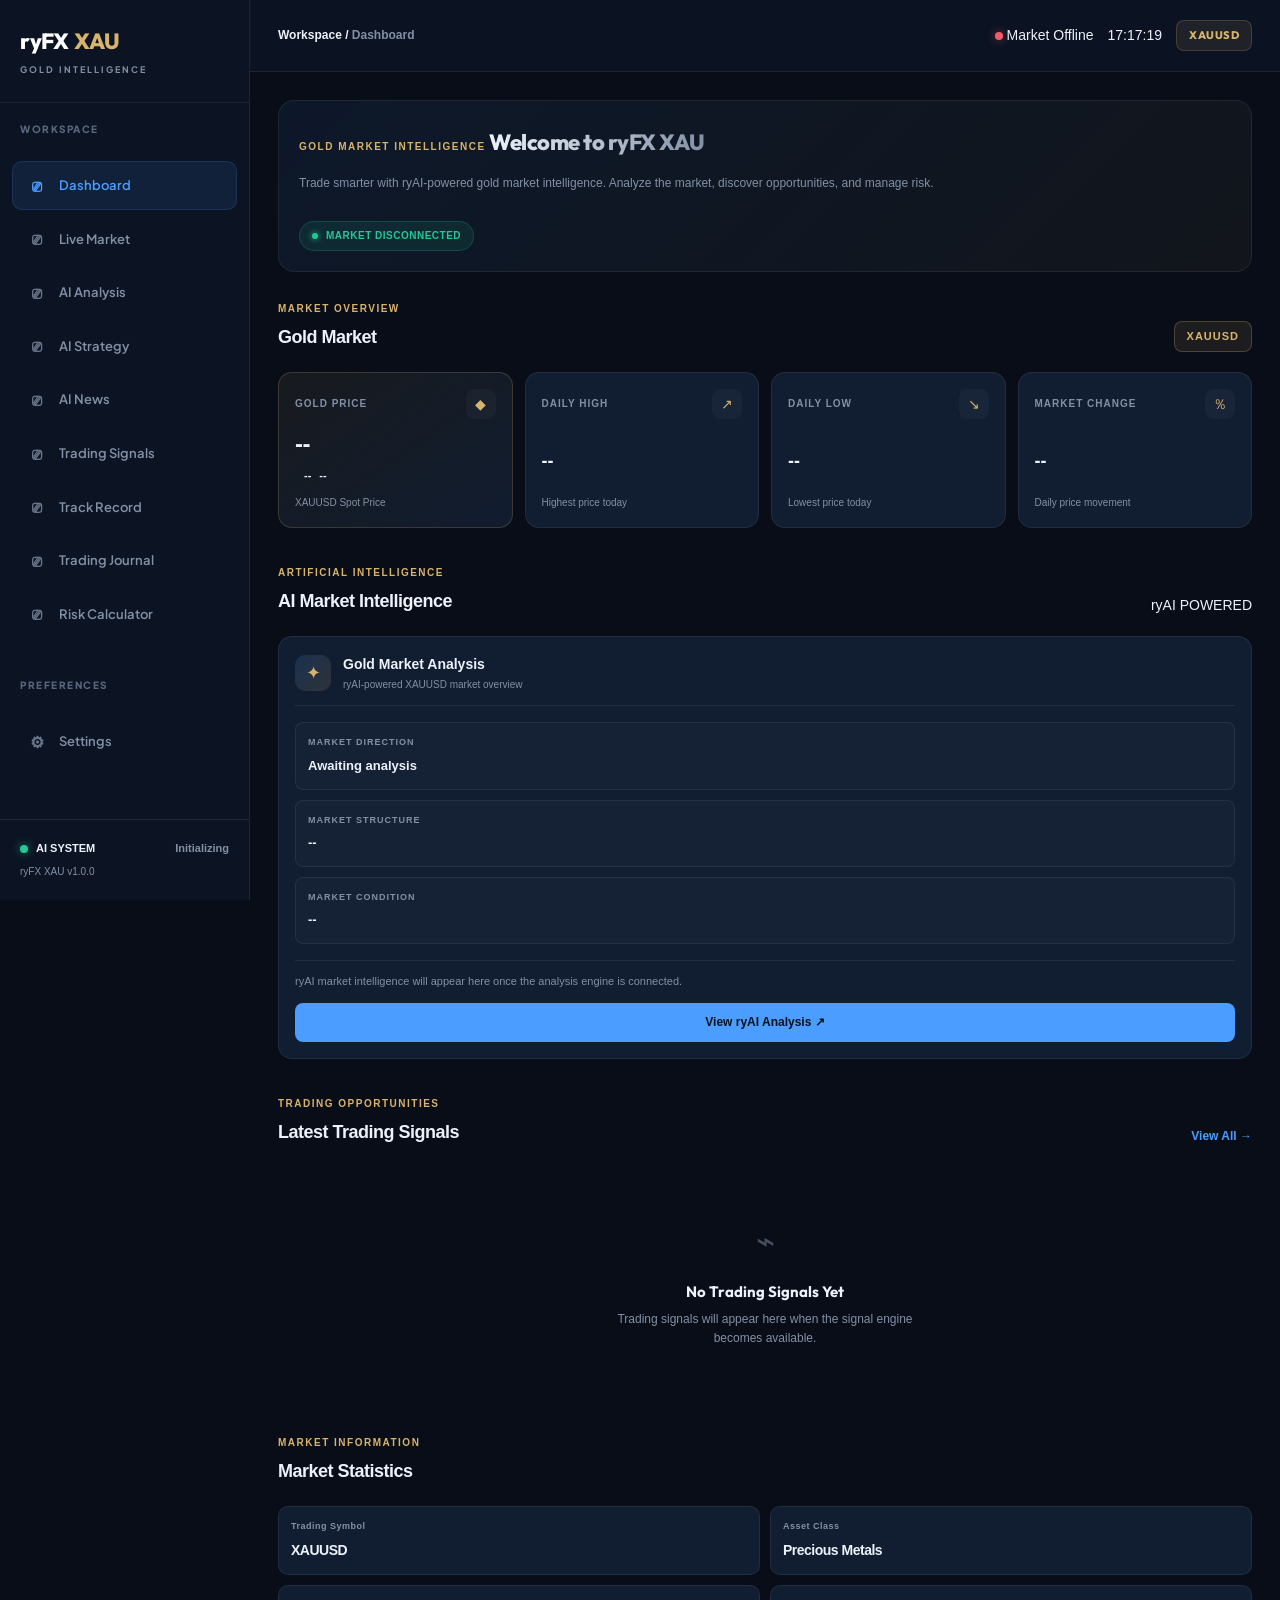
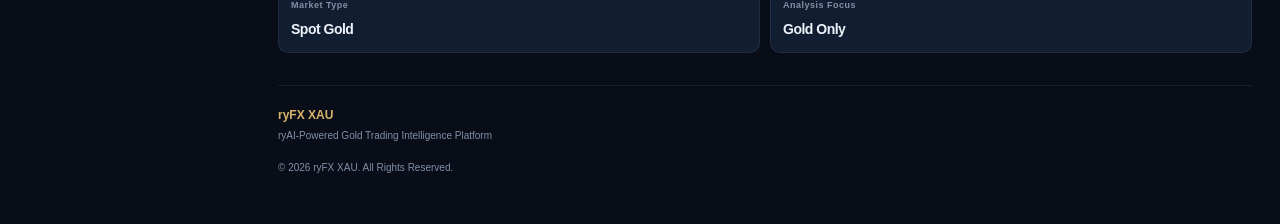
<file: frontend/index.html>
<!DOCTYPE html>
<html lang="en">

<head>
    <meta charset="UTF-8">
    <meta name="viewport" content="width=device-width, initial-scale=1.0">

    <title>ryFX XAU | Gold Market Intelligence</title>

    <meta name="description" content="ryFX XAU - AI Powered Gold Trading Intelligence Platform">
    <meta name="theme-color" content="#080D18">
    

    <!-- FAVICON -->
    <link rel="icon" href="assets/images/favicon.png">

    <!-- GOOGLE FONTS -->
    <link rel="preconnect" href="https://fonts.googleapis.com">
    <link rel="preconnect" href="https://fonts.gstatic.com" crossorigin>

    <link href="https://fonts.googleapis.com/css2?family=Plus+Jakarta+Sans:wght@400;500;600;700;800&family=Outfit:wght@500;600;700;800&display=swap" rel="stylesheet">

    <!-- CSS -->
    <link rel="stylesheet" href="css/style.css">
    <link rel="stylesheet" href="css/dashboard.css">
    <link rel="stylesheet" href="css/components.css">
    <link rel="stylesheet" href="css/chart.css">
    <link rel="stylesheet" href="css/pages.css">
    <link rel="stylesheet" href="css/responsive.css">

</head>

<body>

    <!-- WEBSITE APPLICATION -->
    <div id="app">

        <!-- WEBSITE CONTENT WILL BE RENDERED HERE -->

    </div>

    <!-- JAVASCRIPT -->
    <script src="js/config.js"></script>
    <script src="js/app.js"></script>
    <script src="js/navigation.js"></script>
    <script src="js/market.js"></script>
    <script src="js/chart.js"></script>
    <script src="js/analysis.js"></script>
    <script src="js/signals.js"></script>
    <script src="js/news.js"></script>
    <script src="js/grokbot.js"></script>
    <script src="js/notifications.js"></script>

</body>
</html>
</file>
<file: frontend/css/style.css>
/* =========================================
   ryFX XAU — MAIN STYLE
========================================= */

* {
    margin: 0;
    padding: 0;
    box-sizing: border-box;
}

html {
    scroll-behavior: smooth;
}

body {
    font-family: 'Inter', sans-serif;
    background: #080D18;
    color: #EDF2FA;
    font-size: 14px;
    line-height: 1.6;
    overflow-x: hidden;
}

/* COLOR SYSTEM */
:root {
    --bg: #080D18;
    --sidebar: #0C1424;
    --card: #111D30;
    --card-hover: #16243A;
    --blue: #4B9DFF;
    --gold: #D8B36B;
    --text: #EDF2FA;
    --muted: #8290A5;
    --green: #22C997;
    --red: #F05B68;
    --border: rgba(255, 255, 255, 0.07);
    --radius: 14px;
    --sidebar-width: 250px;
    --topbar-height: 72px;
}

a { color: inherit; text-decoration: none; }
button, input, select, textarea { font: inherit; }
button { cursor: pointer; border: none; outline: none; }
img { max-width: 100%; display: block; }

#app { min-height: 100vh; width: 100%; }
.app-layout { display: flex; min-height: 100vh; width: 100%; background: var(--bg); }
.main-layout { flex: 1; min-width: 0; margin-left: var(--sidebar-width); padding-top: var(--topbar-height); display: flex; flex-direction: column; }
.page-content { flex: 1; width: 100%; padding: 28px; min-width: 0; }

.sidebar {
    position: fixed; top: 0; left: 0; bottom: 0; width: var(--sidebar-width); height: 100vh;
    z-index: 2000; overflow-y: auto; background: var(--sidebar); border-right: 1px solid var(--border);
    display: flex; flex-direction: column; transition: transform 0.3s ease;
}

.topbar {
    position: fixed; top: 0; left: var(--sidebar-width); right: 0; z-index: 900; min-height: var(--topbar-height);
    padding: 0 28px; display: flex; align-items: center; justify-content: space-between; gap: 18px;
    background: rgba(12, 20, 36, 0.92); border-bottom: 1px solid var(--border);
    backdrop-filter: blur(14px); -webkit-backdrop-filter: blur(14px);
}

.mobile-menu-btn {
    display: none; align-items: center; justify-content: center; width: 40px; height: 40px;
    border-radius: 9px; background: var(--card); color: var(--text); border: 1px solid var(--border); font-size: 20px;
}

.sidebar-overlay { display: none; }

@media (max-width: 900px) {
    .main-layout { margin-left: 0; padding-top: var(--topbar-height); }
    .sidebar { transform: translateX(-100%); z-index: 9999; width: 270px; }
    .sidebar.open { transform: translateX(0); }
    .sidebar-overlay { position: fixed; inset: 0; z-index: 9998; background: rgba(0, 0, 0, 0.6); opacity: 0; visibility: hidden; display: block; transition: 0.3s ease; }
    .sidebar-overlay.active { opacity: 1; visibility: visible; }
    .mobile-menu-btn { display: inline-flex; }
    .topbar { left: 0; z-index: 100; padding: 0 18px; backdrop-filter: none !important; -webkit-backdrop-filter: none !important; background: #0C1424 !important; }
    .page-content { padding: 22px 18px; }
}
</file>
<file: frontend/css/dashboard.css>
/* =========================================
   ryFX XAU — DASHBOARD LAYOUT
========================================= */

/* MAIN LAYOUT */

.dashboard-layout {
    display: flex;
    min-height: 100vh;
    width: 100%;
    background: var(--bg);
}

/* SIDEBAR */

.sidebar {
    width: 250px;
    min-width: 250px;
    height: 100vh;
    position: fixed;
    top: 0;
    left: 0;
    display: flex;
    flex-direction: column;
    background: var(--sidebar);
    border-right: 1px solid var(--border);
    padding: 0; /* Padding dipindah ke dalam brand & nav agar full-width */
    z-index: 100;
    overflow-y: auto;
}

/* SIDEBAR MENU */

.sidebar-menu {
    margin-top: 10px;
    padding: 0 12px;
}

.menu-label {
    color: #58677D;
    font-family: 'Plus Jakarta Sans', sans-serif;
    font-size: 10px;
    font-weight: 800;
    letter-spacing: 1.8px;
    padding: 0 12px;
    margin: 24px 0 10px;
    text-transform: uppercase;
}

.menu-item {
    display: flex;
    align-items: center;
    gap: 13px;
    padding: 12px 16px;
    margin-bottom: 6px;
    border-radius: 12px;
    color: var(--muted);
    font-family: 'Plus Jakarta Sans', sans-serif;
    font-size: 13px;
    font-weight: 600;
    transition: all 0.3s ease;
    border: 1px solid transparent;
}

.menu-item:hover {
    background: rgba(255, 255, 255, 0.03);
    color: var(--text);
    transform: translateX(4px);
}

.menu-item.active {
    background: linear-gradient(90deg, rgba(75, 157, 255, 0.15) 0%, rgba(75, 157, 255, 0.05) 100%);
    color: var(--blue);
    border: 1px solid rgba(75, 157, 255, 0.2);
    box-shadow: 0 4px 15px rgba(75, 157, 255, 0.05);
}

.menu-icon {
    width: 20px;
    text-align: center;
    font-size: 16px;
    opacity: 0.8;
}

.menu-item.active .menu-icon {
    opacity: 1;
}

/* SIDEBAR FOOTER */

.sidebar-footer {
    margin-top: auto;
    padding: 20px 24px;
    border-top: 1px solid var(--border);
}

.sidebar-footer p {
    color: var(--muted);
    font-size: 11px;
    line-height: 1.7;
}

/* MAIN CONTENT */

.main-content {
    width: calc(100% - 250px);
    min-height: 100vh;
    margin-left: 250px;
    padding: 25px 30px;
}

/* TOP HEADER */

.top-header {
    display: flex;
    align-items: center;
    justify-content: space-between;
    gap: 15px;
    margin-bottom: 30px;
}

.breadcrumb {
    color: var(--muted);
    font-size: 12px;
    font-weight: 500;
}

.breadcrumb span {
    color: var(--text);
    font-weight: 600;
}

.header-actions {
    display: flex;
    align-items: center;
    gap: 15px;
}

.header-status {
    display: flex;
    align-items: center;
    gap: 7px;
    color: var(--green);
    font-size: 11px;
    font-weight: 700;
}

.status-dot {
    width: 8px;
    height: 8px;
    background: var(--green);
    border-radius: 50%;
    box-shadow: 0 0 10px rgba(34, 201, 151, 0.6);
}

/* WELCOME SECTION */

.welcome-section {
    margin-bottom: 30px;
}

.welcome-section h1 {
    font-family: 'Outfit', sans-serif;
    font-size: 28px;
    font-weight: 800;
    letter-spacing: -0.8px;
    background: linear-gradient(to right, #EDF2FA, #8290A5);
    -webkit-background-clip: text;
    -webkit-text-fill-color: transparent;
    display: inline-block;
}

.welcome-section p {
    color: var(--muted);
    font-size: 13px;
    margin-top: 6px;
    max-width: 600px;
}

/* STATISTICS GRID */

.stats-grid {
    display: grid;
    grid-template-columns: repeat(4, minmax(0, 1fr));
    gap: 16px;
    margin-bottom: 22px;
}

.stat-card {
    background: var(--card);
    border: 1px solid var(--border);
    border-radius: var(--radius);
    padding: 22px;
    min-width: 0;
    transition: all 0.3s ease;
}

.stat-card:hover {
    background: var(--card-hover);
    transform: translateY(-3px);
    border-color: rgba(75, 157, 255, 0.2);
}

.stat-label {
    color: var(--muted);
    font-size: 10px;
    font-weight: 700;
    letter-spacing: 1px;
    text-transform: uppercase;
}

.stat-value {
    font-family: 'Outfit', sans-serif;
    font-size: 26px;
    font-weight: 800;
    margin-top: 10px;
    letter-spacing: -0.5px;
}

.stat-change {
    font-size: 11px;
    margin-top: 8px;
}

/* DASHBOARD GRID */

.dashboard-grid {
    display: grid;
    grid-template-columns: minmax(0, 1.7fr) minmax(260px, 1fr);
    gap: 18px;
    margin-bottom: 20px;
}

.dashboard-column {
    display: flex;
    flex-direction: column;
    gap: 18px;
}

/* PANEL HEADER */

.panel-header {
    display: flex;
    align-items: center;
    justify-content: space-between;
    gap: 12px;
    margin-bottom: 18px;
}

.panel-header h2 {
    font-family: 'Outfit', sans-serif;
    font-size: 16px;
    font-weight: 700;
}

.panel-subtitle {
    color: var(--muted);
    font-size: 11px;
    margin-top: 3px;
}

/* MOBILE MENU BUTTON */

.mobile-menu-btn {
    display: none;
    width: 38px;
    height: 38px;
    align-items: center;
    justify-content: center;
    background: var(--card);
    border: 1px solid var(--border);
    color: var(--text);
    border-radius: 10px;
    font-size: 18px;
}

/* OVERLAY */

.sidebar-overlay {
    display: none;
}

/* RESPONSIVE */

@media (max-width: 1200px) {
    .stats-grid {
        grid-template-columns: repeat(2, minmax(0, 1fr));
    }
}

@media (max-width: 900px) {
    .sidebar {
        transform: translateX(-100%);
        transition: transform 0.3s ease;
    }

    .sidebar.open {
        transform: translateX(0);
    }

    .main-content {
        width: 100%;
        margin-left: 0;
        padding: 22px;
    }

    .mobile-menu-btn {
        display: flex;
    }

    .sidebar-overlay.active {
        display: block;
        position: fixed;
        inset: 0;
        background: rgba(0, 0, 0, 0.6);
        z-index: 90;
    }

    .dashboard-grid {
        grid-template-columns: 1fr;
    }
}

@media (max-width: 600px) {
    .main-content {
        padding: 17px 14px;
    }

    .stats-grid {
        grid-template-columns: repeat(2, minmax(0, 1fr));
        gap: 10px;
    }

    .stat-card {
        padding: 16px;
    }

    .stat-value {
        font-size: 20px;
    }

    .welcome-section h1 {
        font-size: 24px;
    }

    .top-header {
        margin-bottom: 23px;
    }

    .header-status {
        font-size: 10px;
    }
}
</file>
<file: frontend/css/components.css>
/* =========================================
   ryFX XAU — PREMIUM UI COMPONENTS
========================================= */

/* =========================================
   CARDS
========================================= */

.card {
    background: var(--card);
    border: 1px solid var(--border);
    border-radius: var(--radius);
    padding: 20px;
    transition: all 0.3s ease;
}

.card:hover {
    border-color: rgba(75, 157, 255, 0.3);
    transform: translateY(-2px);
    box-shadow: 0 6px 20px rgba(0, 0, 0, 0.2);
}

.card-icon {
    width: 40px;
    height: 40px;
    display: flex;
    align-items: center;
    justify-content: center;
    border-radius: 11px;
    background: rgba(75, 157, 255, 0.1);
    color: var(--blue);
    font-size: 18px;
}

/* =========================================
   SIDEBAR BRAND & NAVIGATION
========================================= */

.sidebar-brand {
    display: flex;
    flex-direction: column;
    padding: 24px 20px;
    border-bottom: 1px solid var(--border);
}

.sidebar-brand .brand-logo {
    font-family: 'Outfit', sans-serif;
    font-size: 22px;
    font-weight: 800;
    letter-spacing: -0.5px;
    color: #fff;
    margin-bottom: 4px;
    display: flex;
    align-items: baseline;
    gap: 6px;
}

.sidebar-brand .brand-logo span {
    color: var(--gold);
}

.sidebar-brand .brand-description {
    font-family: 'Plus Jakarta Sans', sans-serif;
    font-size: 9px;
    font-weight: 700;
    letter-spacing: 2px;
    color: var(--muted);
    text-transform: uppercase;
}

/* =========================================
   SIDEBAR NAVIGATION
========================================= */

.sidebar-nav {
    flex: 1;
    padding: 16px 0;
}

.nav-section,
.sidebar-label {
    display: block;
    margin: 18px 20px 8px;
    color: #58677D;
    font-family: 'Plus Jakarta Sans', sans-serif;
    font-size: 10px;
    font-weight: 800;
    letter-spacing: 1.5px;
    text-transform: uppercase;
}

.nav-item,
.menu-item {
    width: calc(100% - 24px);
    margin: 0 12px 4px;
    display: flex;
    align-items: center;
    gap: 12px;
    padding: 11px 14px;
    border-radius: 10px;
    background: transparent;
    color: var(--muted);
    font-family: 'Plus Jakarta Sans', sans-serif;
    font-size: 13px;
    font-weight: 600;
    text-align: left;
    transition: all 0.2s ease;
    border: 1px solid transparent;
}

.nav-item:hover,
.menu-item:hover {
    background: rgba(255, 255, 255, 0.03);
    color: var(--text);
    transform: translateX(2px);
}

.nav-item.active,
.menu-item.active {
    background: rgba(75, 157, 255, 0.1);
    color: var(--blue);
    border: 1px solid rgba(75, 157, 255, 0.15);
}

.nav-item i,
.menu-item i,
.nav-icon {
    width: 20px;
    text-align: center;
    font-size: 16px;
    opacity: 0.8;
}

.nav-item.active i,
.nav-item.active .nav-icon {
    opacity: 1;
}

/* =========================================
   SIDEBAR FOOTER
========================================= */

.sidebar-footer {
    padding: 16px 20px;
    border-top: 1px solid var(--border);
    color: var(--muted);
    font-size: 11px;
}

/* =========================================
   TOPBAR COMPONENTS
========================================= */

.topbar-left,
.topbar-right {
    display: flex;
    align-items: center;
    gap: 14px;
}

.topbar-title {
    font-family: 'Outfit', sans-serif;
    font-size: 14px;
    font-weight: 700;
    color: var(--text);
}

.topbar-breadcrumb {
    color: var(--muted);
    font-family: 'Inter', sans-serif;
    font-size: 12px;
    font-weight: 500;
}

.topbar-symbol {
    padding: 6px 12px;
    background: rgba(216, 179, 107, 0.1);
    border: 1px solid rgba(216, 179, 107, 0.2);
    border-radius: 8px;
    color: var(--gold);
    font-family: 'Outfit', sans-serif;
    font-size: 11px;
    font-weight: 800;
    letter-spacing: 0.5px;
}

/* =========================================
   MARKET STATUS
========================================= */

.market-status {
    display: inline-flex;
    align-items: center;
    gap: 6px;
    padding: 6px 12px;
    border-radius: 20px;
    background: rgba(34, 201, 151, 0.1);
    border: 1px solid rgba(34, 201, 151, 0.15);
    color: var(--green);
    font-size: 11px;
    font-weight: 700;
}

.market-status.closed {
    background: rgba(240, 91, 104, 0.1);
    border-color: rgba(240, 91, 104, 0.15);
    color: var(--red);
}

.status-indicator {
    width: 8px;
    height: 8px;
    display: inline-block;
    border-radius: 50%;
    background: var(--green);
    box-shadow: 0 0 8px rgba(34, 201, 151, 0.6);
}

.status-indicator.offline {
    background: var(--red);
    box-shadow: 0 0 8px rgba(240, 91, 104, 0.5);
}

/* =========================================
   TRADING SIGNAL
========================================= */

.signal-card {
    background: var(--card);
    border: 1px solid var(--border);
    border-radius: var(--radius);
    padding: 20px;
    transition: all 0.3s ease;
}

.signal-card:hover {
    border-color: rgba(75, 157, 255, 0.3);
    box-shadow: 0 6px 20px rgba(0, 0, 0, 0.15);
}

.signal-direction {
    display: inline-flex;
    align-items: center;
    justify-content: center;
    min-width: 80px;
    padding: 6px 12px;
    border-radius: 8px;
    font-family: 'Outfit', sans-serif;
    font-size: 12px;
    font-weight: 800;
    letter-spacing: 0.5px;
}

.signal-buy {
    background: rgba(34, 201, 151, 0.12);
    color: var(--green);
    border: 1px solid rgba(34, 201, 151, 0.25);
}

.signal-sell {
    background: rgba(240, 91, 104, 0.12);
    color: var(--red);
    border: 1px solid rgba(240, 91, 104, 0.25);
}

.signal-wait {
    background: rgba(216, 179, 107, 0.12);
    color: var(--gold);
    border: 1px solid rgba(216, 179, 107, 0.25);
}

/* =========================================
   SIGNAL DETAILS
========================================= */

.signal-details {
    display: grid;
    grid-template-columns: repeat(2, minmax(0, 1fr));
    gap: 12px;
    margin-top: 16px;
}

.signal-detail {
    background: rgba(255, 255, 255, 0.02);
    border: 1px solid var(--border);
    border-radius: 10px;
    padding: 12px;
    min-width: 0;
}

.signal-detail span {
    display: block;
    color: var(--muted);
    font-size: 10px;
    font-weight: 700;
    letter-spacing: 1px;
    margin-bottom: 4px;
}

.signal-detail strong {
    font-family: 'Outfit', sans-serif;
    font-size: 14px;
    font-weight: 700;
    color: var(--text);
    overflow-wrap: anywhere;
}

/* =========================================
   TABLE
========================================= */

.table-wrapper {
    width: 100%;
    overflow-x: auto;
    border-radius: 10px;
    border: 1px solid var(--border);
}

.data-table {
    width: 100%;
    border-collapse: collapse;
    white-space: nowrap;
}

.data-table th {
    color: var(--muted);
    font-size: 10px;
    font-weight: 800;
    letter-spacing: 1px;
    text-align: left;
    padding: 14px 12px;
    background: rgba(255, 255, 255, 0.02);
    border-bottom: 1px solid var(--border);
}

.data-table td {
    color: var(--text);
    font-size: 12px;
    padding: 14px 12px;
    border-bottom: 1px solid var(--border);
}

.data-table tbody tr {
    transition: background 0.2s ease;
}

.data-table tbody tr:hover {
    background: rgba(255, 255, 255, 0.03);
}

.data-table tbody tr:last-child td {
    border-bottom: none;
}

/* =========================================
   PROGRESS BAR
========================================= */

.progress {
    width: 100%;
    height: 7px;
    overflow: hidden;
    background: rgba(255, 255, 255, 0.05);
    border-radius: 20px;
}

.progress-bar {
    height: 100%;
    width: 0;
    background: var(--blue);
    border-radius: inherit;
    transition: width 0.4s ease;
}

.progress-bar.gold {
    background: var(--gold);
}

.progress-bar.green {
    background: var(--green);
}

/* =========================================
   TABS
========================================= */

.tabs {
    display: flex;
    align-items: center;
    gap: 8px;
    overflow-x: auto;
    border-bottom: 1px solid var(--border);
    scrollbar-width: none;
}

.tabs::-webkit-scrollbar {
    display: none;
}

.tab {
    flex-shrink: 0;
    padding: 10px 16px;
    background: transparent;
    color: var(--muted);
    font-size: 12px;
    font-weight: 600;
    border-bottom: 2px solid transparent;
    transition: 0.2s ease;
}

.tab:hover {
    color: var(--text);
}

.tab.active {
    color: var(--blue);
    border-bottom-color: var(--blue);
}

/* =========================================
   NOTIFICATION
========================================= */

.notification {
    display: flex;
    align-items: flex-start;
    gap: 12px;
    padding: 14px;
    background: var(--card);
    border: 1px solid var(--border);
    border-radius: 10px;
}

.notification-icon {
    width: 34px;
    height: 34px;
    flex-shrink: 0;
    display: flex;
    align-items: center;
    justify-content: center;
    border-radius: 9px;
    background: rgba(75, 157, 255, 0.1);
    color: var(--blue);
}

.notification-content h4 {
    font-family: 'Outfit', sans-serif;
    font-size: 13px;
    margin-bottom: 4px;
}

.notification-content p {
    color: var(--muted);
    font-size: 11px;
}

/* =========================================
   EMPTY STATE
========================================= */

.empty-state {
    display: flex;
    flex-direction: column;
    align-items: center;
    justify-content: center;
    text-align: center;
    padding: 50px 20px;
}

.empty-state-icon {
    font-size: 32px;
    color: var(--muted);
    margin-bottom: 12px;
    opacity: 0.5;
}

.empty-state h3 {
    font-family: 'Outfit', sans-serif;
    font-size: 15px;
    margin-bottom: 6px;
}

.empty-state p {
    color: var(--muted);
    font-size: 12px;
    max-width: 300px;
}

/* =========================================
   DIVIDER, AVATAR, TOOLTIP
========================================= */

.divider {
    width: 100%;
    height: 1px;
    background: var(--border);
    margin: 20px 0;
}

.avatar {
    width: 36px;
    height: 36px;
    display: flex;
    align-items: center;
    justify-content: center;
    border-radius: 50%;
    background: rgba(75, 157, 255, 0.15);
    color: var(--blue);
    font-size: 12px;
    font-weight: 800;
}

.tooltip {
    position: relative;
    cursor: help;
}

.tooltip:hover::after {
    content: attr(data-tooltip);
    position: absolute;
    left: 50%;
    bottom: calc(100% + 8px);
    transform: translateX(-50%);
    background: #26354A;
    color: var(--text);
    padding: 6px 10px;
    border-radius: 6px;
    font-size: 10px;
    white-space: nowrap;
    z-index: 20;
    box-shadow: 0 4px 10px rgba(0,0,0,0.3);
}

/* =========================================
   RESPONSIVE
========================================= */

@media (max-width: 900px) {
    .topbar-left,
    .topbar-right {
        gap: 10px;
    }
}

@media (max-width: 600px) {
    .card,
    .signal-card {
        padding: 16px;
    }

    .signal-details {
        gap: 8px;
    }

    .signal-detail {
        padding: 10px;
    }

    .data-table th,
    .data-table td {
        padding: 12px 10px;
    }

    .topbar-symbol {
        padding: 5px 8px;
        font-size: 10px;
    }

    .topbar-breadcrumb {
        font-size: 10px;
    }
}

@media (max-width: 380px) {
    .signal-details {
        grid-template-columns: 1fr;
    }
}

/* SIDEBAR BOTTOM (AI STATUS & VERSION) */
.sidebar-bottom {
    padding: 20px; /* Memberi jarak dari tepi kiri */
    border-top: 1px solid var(--border);
    margin-top: auto;
}

.sidebar-status {
    display: flex;
    align-items: center;
    gap: 8px;
    font-size: 11px;
    color: var(--text);
    font-weight: 600;
    margin-bottom: 6px;
}

.sidebar-status .status-text {
    color: var(--muted);
    margin-left: auto; /* Mendorong teks "Initializing" ke kanan */
}

.sidebar-version {
    font-size: 10px;
    color: var(--muted);
    font-weight: 500;
}
</file>
<file: frontend/css/chart.css>
/* =========================================
   ryFX XAU — CHART & LIVE MARKET
========================================= */

/* MARKET CONTAINER */

.market-container {
    background: var(--card);
    border: 1px solid var(--border);
    border-radius: var(--radius);
    overflow: hidden;
}

/* MARKET HEADER */

.market-header {
    display: flex;
    align-items: center;
    justify-content: space-between;
    gap: 15px;
    padding: 20px;
    border-bottom: 1px solid var(--border);
}

.market-symbol {
    display: flex;
    align-items: center;
    gap: 12px;
}

.market-symbol-icon {
    width: 42px;
    height: 42px;
    display: flex;
    align-items: center;
    justify-content: center;
    background: rgba(216, 179, 107, 0.12);
    color: var(--gold);
    border-radius: 11px;
    font-size: 19px;
    font-weight: 800;
}

.market-symbol h2 {
    font-size: 15px;
    font-weight: 800;
}

.market-symbol p {
    color: var(--muted);
    font-size: 10px;
    margin-top: 3px;
}

/* PRICE DISPLAY */

.market-price {
    display: flex;
    align-items: flex-end;
    gap: 12px;
    flex-wrap: wrap;
    padding: 20px;
}

.current-price {
    font-size: 30px;
    font-weight: 800;
    letter-spacing: -1px;
    line-height: 1.2;
}

.price-change {
    font-size: 12px;
    font-weight: 700;
    padding: 5px 9px;
    border-radius: 6px;
}

.price-up {
    color: var(--green);
    background: rgba(34, 201, 151, 0.1);
}

.price-down {
    color: var(--red);
    background: rgba(240, 91, 104, 0.1);
}

/* MARKET DETAILS */

.market-details {
    display: grid;
    grid-template-columns: repeat(4, minmax(0, 1fr));
    gap: 12px;
    padding: 0 20px 20px;
}

.market-detail-item {
    padding: 12px;
    background: rgba(255, 255, 255, 0.025);
    border: 1px solid var(--border);
    border-radius: 9px;
}

.market-detail-item span {
    display: block;
    color: var(--muted);
    font-size: 10px;
    margin-bottom: 5px;
}

.market-detail-item strong {
    font-size: 12px;
    font-weight: 700;
}

/* CHART TOOLBAR */

.chart-toolbar {
    display: flex;
    align-items: center;
    justify-content: space-between;
    gap: 12px;
    padding: 13px 18px;
    border-top: 1px solid var(--border);
    border-bottom: 1px solid var(--border);
}

.timeframe-group {
    display: flex;
    align-items: center;
    gap: 5px;
    overflow-x: auto;
}

.timeframe-btn {
    flex-shrink: 0;
    padding: 7px 11px;
    border-radius: 6px;
    background: transparent;
    color: var(--muted);
    font-size: 11px;
    font-weight: 700;
    transition: 0.2s ease;
}

.timeframe-btn:hover {
    color: var(--text);
    background: rgba(75, 157, 255, 0.08);
}

.timeframe-btn.active {
    color: var(--blue);
    background: rgba(75, 157, 255, 0.13);
}

/* CHART ACTIONS */

.chart-actions {
    display: flex;
    align-items: center;
    gap: 8px;
}

.chart-action-btn {
    display: flex;
    align-items: center;
    justify-content: center;
    width: 34px;
    height: 34px;
    background: #17253A;
    border: 1px solid var(--border);
    border-radius: 7px;
    color: var(--muted);
    font-size: 14px;
}

.chart-action-btn:hover {
    color: var(--blue);
    border-color: var(--blue);
}

/* CHART AREA */

.chart-area {
    position: relative;
    width: 100%;
    min-height: 380px;
    background: #0B1422;
    overflow: hidden;
}

.chart-canvas {
    display: block;
    width: 100%;
    height: 380px;
}

/* =========================================
   LIVE CHART CONTAINER (Perbaikan bug scroll)
========================================= */

.live-chart-container {
    position: relative;
    width: 100%;
    height: 400px; /* Kunci tinggi agar tidak memanjang */
    background: #0B1422;
    overflow: hidden;
}

@media (max-width: 768px) {
    .live-chart-container {
        height: 350px; /* Tinggi di HP */
    }
}

/* CHART PLACEHOLDER */

.chart-placeholder {
    position: absolute;
    inset: 0;
    display: flex;
    align-items: center;
    justify-content: center;
    flex-direction: column;
    gap: 10px;
    color: var(--muted);
    font-size: 12px;
    pointer-events: none;
}

.chart-placeholder-icon {
    font-size: 30px;
    color: var(--gold);
}

/* CHART FOOTER */

.chart-footer {
    display: flex;
    align-items: center;
    justify-content: space-between;
    gap: 12px;
    padding: 13px 18px;
    border-top: 1px solid var(--border);
}

.chart-footer span {
    color: var(--muted);
    font-size: 10px;
}

/* SUPPLY AND DEMAND */

.zone-panel {
    display: flex;
    flex-direction: column;
    gap: 12px;
}

.zone-item {
    padding: 14px;
    border-radius: 9px;
    background: rgba(255, 255, 255, 0.025);
    border: 1px solid var(--border);
}

.zone-item.demand {
    border-left: 3px solid var(--green);
}

.zone-item.supply {
    border-left: 3px solid var(--red);
}

.zone-item h4 {
    font-size: 12px;
    margin-bottom: 5px;
}

.zone-item p {
    color: var(--muted);
    font-size: 11px;
}

/* CHART LEGEND */

.chart-legend {
    display: flex;
    align-items: center;
    flex-wrap: wrap;
    gap: 15px;
    padding: 13px 18px;
}

.legend-item {
    display: flex;
    align-items: center;
    gap: 7px;
    color: var(--muted);
    font-size: 10px;
}

.legend-dot {
    width: 7px;
    height: 7px;
    border-radius: 50%;
    background: var(--blue);
}

.legend-dot.gold {
    background: var(--gold);
}

.legend-dot.green {
    background: var(--green);
}

.legend-dot.red {
    background: var(--red);
}

/* FULLSCREEN */

.market-container:fullscreen {
    width: 100%;
    height: 100%;
    background: var(--bg);
    border-radius: 0;
    overflow-y: auto;
}

.market-container:fullscreen .chart-area {
    min-height: 65vh;
}

.market-container:fullscreen .chart-canvas {
    height: 65vh;
}

/* RESPONSIVE */

@media (max-width: 768px) {
    .market-header {
        padding: 15px;
    }

    .current-price {
        font-size: 25px;
    }

    .market-details {
        grid-template-columns: repeat(2, minmax(0, 1fr));
        padding: 0 15px 15px;
    }

    .chart-toolbar {
        align-items: flex-start;
        flex-direction: column;
    }

    .chart-actions {
        align-self: flex-end;
    }

    .chart-area {
        min-height: 300px;
    }

    .chart-canvas {
        height: 300px;
    }
}

@media (max-width: 480px) {
    .market-price {
        padding: 16px;
    }

    .current-price {
        font-size: 23px;
    }

    .market-symbol h2 {
        font-size: 13px;
    }

    .market-detail-item {
        padding: 10px;
    }

    .chart-area {
        min-height: 260px;
    }

    .chart-canvas {
        height: 260px;
    }
}
</file>
<file: frontend/css/pages.css>
/* =========================================
   ryFX XAU — PAGE CONTENT STYLES
========================================= */

/* =========================================
   TEKS & HEADING UMUM
========================================= */

.section-label {
    display: inline-block;
    color: var(--gold);
    font-size: 10px;
    font-weight: 800;
    letter-spacing: 1.5px;
    text-transform: uppercase;
    margin-bottom: 6px;
}

.section-heading {
    display: flex;
    justify-content: space-between;
    align-items: flex-end;
    gap: 16px;
    margin-bottom: 20px;
    flex-wrap: wrap;
}

.section-heading h2 {
    font-size: 18px;
    font-weight: 800;
    color: var(--text);
    letter-spacing: -0.5px;
}

.dashboard-section {
    margin-bottom: 32px;
}

.market-symbol {
    padding: 6px 12px;
    background: rgba(216, 179, 107, 0.1);
    border: 1px solid rgba(216, 179, 107, 0.25);
    border-radius: 8px;
    color: var(--gold);
    font-size: 11px;
    font-weight: 800;
    letter-spacing: 1px;
}

/* =========================================
   FORM & INPUTS (MODERN DARK THEME)
========================================= */

.form-group {
    display: flex;
    flex-direction: column;
    gap: 8px;
    margin-bottom: 16px;
}

.form-group label {
    color: var(--muted);
    font-size: 10px;
    font-weight: 800;
    letter-spacing: 1px;
    text-transform: uppercase;
}

/* Styling untuk semua input, select, dan textarea */
input[type="text"],
input[type="number"],
input[type="date"],
input[type="datetime-local"],
input[type="password"],
select,
textarea {
    width: 100%;
    background: #0C1729;
    color: var(--text);
    border: 1px solid var(--border);
    border-radius: 10px;
    padding: 12px 14px;
    font-family: 'Inter', sans-serif;
    font-size: 13px;
    outline: none;
    transition: all 0.2s ease;
    box-sizing: border-box;
}

/* Saat diklik / fokus */
input:focus,
select:focus,
textarea:focus {
    border-color: var(--blue);
    box-shadow: 0 0 0 3px rgba(75, 157, 255, 0.15);
}

/* Placeholder */
input::placeholder,
textarea::placeholder {
    color: #58677D;
}

/* Warna opsi di dropdown */
select option {
    background: #0C1729;
    color: var(--text);
}

/* =========================================
   WELCOME SECTION (DASHBOARD)
========================================= */

.welcome-section {
    display: flex;
    flex-direction: column;
    gap: 16px;
    padding: 20px;
    background: linear-gradient(135deg, rgba(75, 157, 255, 0.08), rgba(216, 179, 107, 0.05));
    border: 1px solid var(--border);
    border-radius: 16px;
    margin-bottom: 24px;
}

.welcome-content h1 {
    font-size: 22px;
    font-weight: 800;
    letter-spacing: -0.5px;
    margin: 4px 0 8px;
    color: var(--text);
}

.welcome-content h1 span {
    color: var(--gold);
}

.welcome-content p {
    color: var(--muted);
    font-size: 12px;
    max-width: 100%;
    line-height: 1.6;
    margin-bottom: 12px;
}

.market-status {
    display: inline-flex;
    align-items: center;
    gap: 8px;
    padding: 6px 12px;
    background: rgba(34, 201, 151, 0.1);
    border: 1px solid rgba(34, 201, 151, 0.2);
    border-radius: 30px;
    color: var(--green); /* Ganti jadi hijau */
    font-size: 10px;
    font-weight: 800;
    letter-spacing: 0.5px;
    width: fit-content;
}

.market-status .status-indicator {
    width: 6px;
    height: 6px;
    border-radius: 50%;
    background: currentColor;
    box-shadow: 0 0 6px currentColor;
}

/* =========================================
   MARKET CARDS
========================================= */

.market-overview-grid {
    display: grid;
    grid-template-columns: repeat(auto-fit, minmax(160px, 1fr));
    gap: 12px;
}

.market-card {
    background: var(--card);
    border: 1px solid var(--border);
    border-radius: 14px;
    padding: 16px;
    transition: 0.25s ease;
    position: relative;
    overflow: hidden;
    display: flex;
    flex-direction: column;
    justify-content: space-between;
}

.main-price-card {
    background: linear-gradient(145deg, rgba(216, 179, 107, 0.08), var(--card));
    border-color: rgba(216, 179, 107, 0.2);
}

.card-top {
    display: flex;
    justify-content: space-between;
    align-items: center;
    margin-bottom: 12px;
}

.card-label {
    color: var(--muted);
    font-size: 10px;
    font-weight: 800;
    letter-spacing: 1px;
}

.card-icon {
    width: 30px;
    height: 30px;
    background: rgba(255,255,255,0.03);
    border-radius: 8px;
    display: flex;
    align-items: center;
    justify-content: center;
    font-size: 14px;
    color: var(--gold);
}

.market-card h2 {
    font-size: 24px;
    font-weight: 800;
    letter-spacing: -0.5px;
    color: var(--text);
    line-height: 1.1;
    margin-bottom: 4px;
}

.market-card h3 {
    font-size: 18px;
    font-weight: 800;
    color: var(--text);
    margin-bottom: 4px;
}

.card-description {
    color: var(--muted);
    font-size: 10px;
}

.price-change {
    display: flex;
    gap: 8px;
    font-size: 11px;
    font-weight: 700;
    margin-bottom: 6px;
}

/* =========================================
   AI INTELLIGENCE CARD
========================================= */

.intelligence-card {
    background: var(--card);
    border: 1px solid var(--border);
    border-radius: 14px;
    padding: 16px;
}

.intelligence-header {
    display: flex;
    align-items: center;
    gap: 12px;
    margin-bottom: 16px;
    padding-bottom: 12px;
    border-bottom: 1px solid var(--border);
}

.intelligence-icon {
    width: 36px;
    height: 36px;
    background: linear-gradient(135deg, rgba(75, 157, 255, 0.15), rgba(216, 179, 107, 0.15));
    border-radius: 10px;
    display: flex;
    align-items: center;
    justify-content: center;
    font-size: 18px;
    color: var(--gold);
}

.intelligence-header h3 {
    font-size: 14px;
    font-weight: 800;
    margin-bottom: 2px;
}

.intelligence-header p {
    color: var(--muted);
    font-size: 10px;
}

.intelligence-content {
    display: grid;
    grid-template-columns: 1fr;
    gap: 10px;
    margin-bottom: 16px;
}

.intelligence-item {
    padding: 12px;
    background: rgba(255, 255, 255, 0.02);
    border: 1px solid var(--border);
    border-radius: 8px;
}

.intelligence-label {
    display: block;
    color: var(--muted);
    font-size: 9px;
    font-weight: 800;
    letter-spacing: 1px;
    margin-bottom: 4px;
}

.intelligence-item strong {
    font-size: 13px;
    font-weight: 700;
    color: var(--text);
}

.intelligence-footer {
    display: flex;
    flex-direction: column;
    gap: 12px;
    padding-top: 12px;
    border-top: 1px solid var(--border);
}

.intelligence-footer p {
    color: var(--muted);
    font-size: 11px;
}

/* =========================================
   STATISTICS GRID
========================================= */

.statistics-grid {
    display: grid;
    grid-template-columns: repeat(2, 1fr);
    gap: 10px;
}

.statistics-card {
    padding: 12px;
    background: var(--card);
    border: 1px solid var(--border);
    border-radius: 10px;
}

.statistics-card span {
    display: block;
    color: var(--muted);
    font-size: 9px;
    font-weight: 800;
    letter-spacing: 0.5px;
    margin-bottom: 6px;
}

.statistics-card strong {
    font-size: 14px;
    font-weight: 800;
    color: var(--text);
    letter-spacing: -0.5px;
    display: block;
}

.statistics-card p {
    color: var(--muted);
    font-size: 9px;
    margin-top: 2px;
}

/* =========================================
   JOURNAL FORM
========================================= */

.journal-form {
    background: var(--card);
    border: 1px solid var(--border);
    border-radius: 16px;
    padding: 24px;
}

.journal-form-grid {
    display: grid;
    grid-template-columns: 1fr;
    gap: 16px;
    margin-bottom: 16px;
}

.journal-notes-group {
    margin-bottom: 20px;
}

.journal-form-actions {
    display: flex;
    justify-content: flex-end;
    gap: 12px;
    padding-top: 20px;
    border-top: 1px solid var(--border);
}

/* =========================================
   SETTINGS PANEL
========================================= */

.settings-panel {
    background: var(--card);
    border: 1px solid var(--border);
    border-radius: 16px;
    overflow: hidden;
}

.settings-item {
    display: flex;
    justify-content: space-between;
    align-items: center;
    gap: 20px;
    padding: 20px 24px;
    border-bottom: 1px solid var(--border);
}

.settings-item:last-child {
    border-bottom: none;
}

.settings-item strong {
    display: block;
    font-size: 13px;
    font-weight: 700;
    color: var(--text);
    margin-bottom: 4px;
}

.settings-item p {
    color: var(--muted);
    font-size: 11px;
}

.settings-item select {
    max-width: 200px;
}

/* Toggle Switch Modern */
.settings-toggle {
    display: inline-flex;
    align-items: center;
    cursor: pointer;
}

.settings-toggle input {
    display: none;
}

.toggle-slider {
    width: 44px;
    height: 24px;
    background: #26354A;
    border-radius: 20px;
    position: relative;
    transition: 0.3s ease;
}

.toggle-slider::after {
    content: "";
    position: absolute;
    top: 3px;
    left: 3px;
    width: 18px;
    height: 18px;
    background: var(--muted);
    border-radius: 50%;
    transition: 0.3s ease;
}

.settings-toggle input:checked + .toggle-slider {
    background: var(--blue);
}

.settings-toggle input:checked + .toggle-slider::after {
    transform: translateX(20px);
    background: #fff;
}

/* =========================================
   BUTTONS & DISCLAIMER
========================================= */

.primary-button {
    padding: 10px 16px;
    background: var(--blue);
    color: #08111F;
    border-radius: 8px;
    font-weight: 800;
    font-size: 12px;
    transition: 0.2s;
    border: none;
    cursor: pointer;
}

.secondary-button {
    padding: 9px 14px;
    background: rgba(255,255,255,0.03);
    color: var(--text);
    border: 1px solid var(--border);
    border-radius: 8px;
    font-weight: 700;
    font-size: 11px;
    cursor: pointer;
    transition: 0.2s;
}

.text-link {
    color: var(--blue);
    font-size: 12px;
    font-weight: 700;
    background: none;
    border: none;
    cursor: pointer;
}

.market-disclaimer {
    margin-top: 24px;
    padding: 16px;
    background: rgba(216, 179, 107, 0.05);
    border: 1px solid rgba(216, 179, 107, 0.15);
    border-left: 3px solid var(--gold);
    border-radius: 10px;
}

.market-disclaimer strong {
    display: block;
    font-size: 12px;
    color: var(--gold);
    margin-bottom: 6px;
}

.market-disclaimer p {
    font-size: 11px;
    color: var(--muted);
    line-height: 1.5;
}

.dashboard-footer {
    display: flex;
    flex-direction: column;
    gap: 8px;
    padding: 20px 0;
    margin-top: 24px;
    border-top: 1px solid var(--border);
}

.dashboard-footer strong {
    display: block;
    font-size: 12px;
    color: var(--gold);
    margin-bottom: 2px;
}

.dashboard-footer p {
    color: var(--muted);
    font-size: 10px;
}

.dashboard-footer span {
    color: var(--muted);
    font-size: 10px;
    margin-top: 8px;
}

.divider {
    height: 1px;
    background: var(--border);
    margin: 16px 0;
}

/* =========================================
   RESPONSIVE (Tablet & Desktop)
========================================= */

@media (min-width: 768px) {
    .journal-form-grid {
        grid-template-columns: repeat(2, 1fr);
    }
}
</file>
<file: frontend/css/responsive.css>
/* =========================================
   ryFX XAU — RESPONSIVE DESIGN
   MOBILE / TABLET / DESKTOP
========================================= */


/* LARGE SCREENS */

@media (min-width: 1600px) {

    .page-content {
        padding: 35px 45px;
    }

    .main-content {
        padding: 35px 45px;
    }

    .welcome-section h1 {
        font-size: 32px;
    }

    .stats-grid {
        gap: 20px;
    }

    .stat-card {
        padding: 24px;
    }

}


/* TABLETS */

@media (max-width: 1024px) {

    .page-content {
        padding: 22px;
    }

    .main-content {
        padding: 22px;
    }

    .stats-grid {
        grid-template-columns: repeat(2, minmax(0, 1fr));
    }

    .dashboard-grid {
        grid-template-columns: 1fr;
    }

    .sidebar {
        width: 250px;
    }

}


/* MOBILE DEVICES */

@media (max-width: 768px) {

    /* APPLICATION */

    .main-layout {
        margin-left: 0;
        width: 100%;
    }

    .page-content {
        padding: 18px 14px;
    }

    .main-content {
        padding: 18px 14px;
    }


    /* SIDEBAR */

    .sidebar {
        width: 270px;
        max-width: 85vw;
        transform: translateX(-100%);
    }

    .sidebar.open {
        transform: translateX(0);
    }


    /* TOPBAR */

    .topbar {
        min-height: 64px;
        padding: 0 14px;
        flex-wrap: wrap;
    }

    .top-header {
        flex-wrap: wrap;
    }

    .topbar-left,
    .topbar-right {
        gap: 10px;
    }

    .header-actions {
        gap: 10px;
    }

    .mobile-menu-btn {
        display: inline-flex;
    }


    /* DASHBOARD */

    .welcome-section h1 {
        font-size: 23px;
    }

    .stats-grid {
        grid-template-columns: repeat(2, minmax(0, 1fr));
        gap: 10px;
    }

    .dashboard-grid {
        grid-template-columns: 1fr;
    }

    .panel {
        padding: 15px;
    }

    .market-details {
        grid-template-columns: repeat(2, minmax(0, 1fr));
    }


    /* TABLE */

    .table-wrapper {
        overflow-x: auto;
        -webkit-overflow-scrolling: touch;
    }

}


/* SMALL MOBILE */

@media (max-width: 480px) {

    body {
        font-size: 13px;
    }

    .page-content {
        padding: 15px 12px;
    }

    .main-content {
        padding: 15px 12px;
    }

    .welcome-section h1 {
        font-size: 21px;
    }

    .welcome-section p {
        font-size: 11px;
    }


    /* TOPBAR */

    .topbar {
        min-height: 60px;
        padding: 0 12px;
    }

    .topbar-title {
        font-size: 12px;
    }

    .topbar-breadcrumb {
        font-size: 10px;
    }


    /* STATISTICS */

    .stats-grid {
        gap: 9px;
    }

    .stat-card {
        padding: 12px;
    }

    .stat-label {
        font-size: 10px;
    }

    .stat-value {
        font-size: 18px;
    }

    .stat-change {
        font-size: 10px;
    }


    /* PANELS */

    .panel {
        padding: 13px;
    }

    .panel-header h2 {
        font-size: 13px;
    }


    /* MARKET DETAILS */

    .market-details {
        gap: 8px;
    }

    .market-detail-item {
        padding: 9px;
    }

    .market-detail-item strong {
        font-size: 11px;
    }


    /* SIGNAL */

    .signal-details {
        grid-template-columns: repeat(2, minmax(0, 1fr));
    }


    /* BUTTONS */

    .btn {
        padding: 9px 13px;
        font-size: 11px;
    }


    /* CHART */

    .chart-container,
    #xauusdChart,
    #xauChart {
        max-width: 100%;
        overflow: hidden;
    }

}


/* EXTRA SMALL DEVICES */

@media (max-width: 360px) {

    .page-content {
        padding: 12px 9px;
    }

    .main-content {
        padding: 12px 9px;
    }

    .stats-grid {
        grid-template-columns: 1fr 1fr;
        gap: 7px;
    }

    .stat-value {
        font-size: 16px;
    }

    .welcome-section h1 {
        font-size: 19px;
    }

    .sidebar {
        width: 250px;
        max-width: 85vw;
    }

    .signal-details {
        grid-template-columns: 1fr;
    }

}


/* LANDSCAPE MOBILE */

@media (max-height: 500px) and (max-width: 900px) {

    .sidebar {
        overflow-y: auto;
    }

    .sidebar-brand {
        padding: 15px 20px;
    }

    .sidebar-nav {
        padding-top: 10px;
        padding-bottom: 10px;
    }

}
</file>
